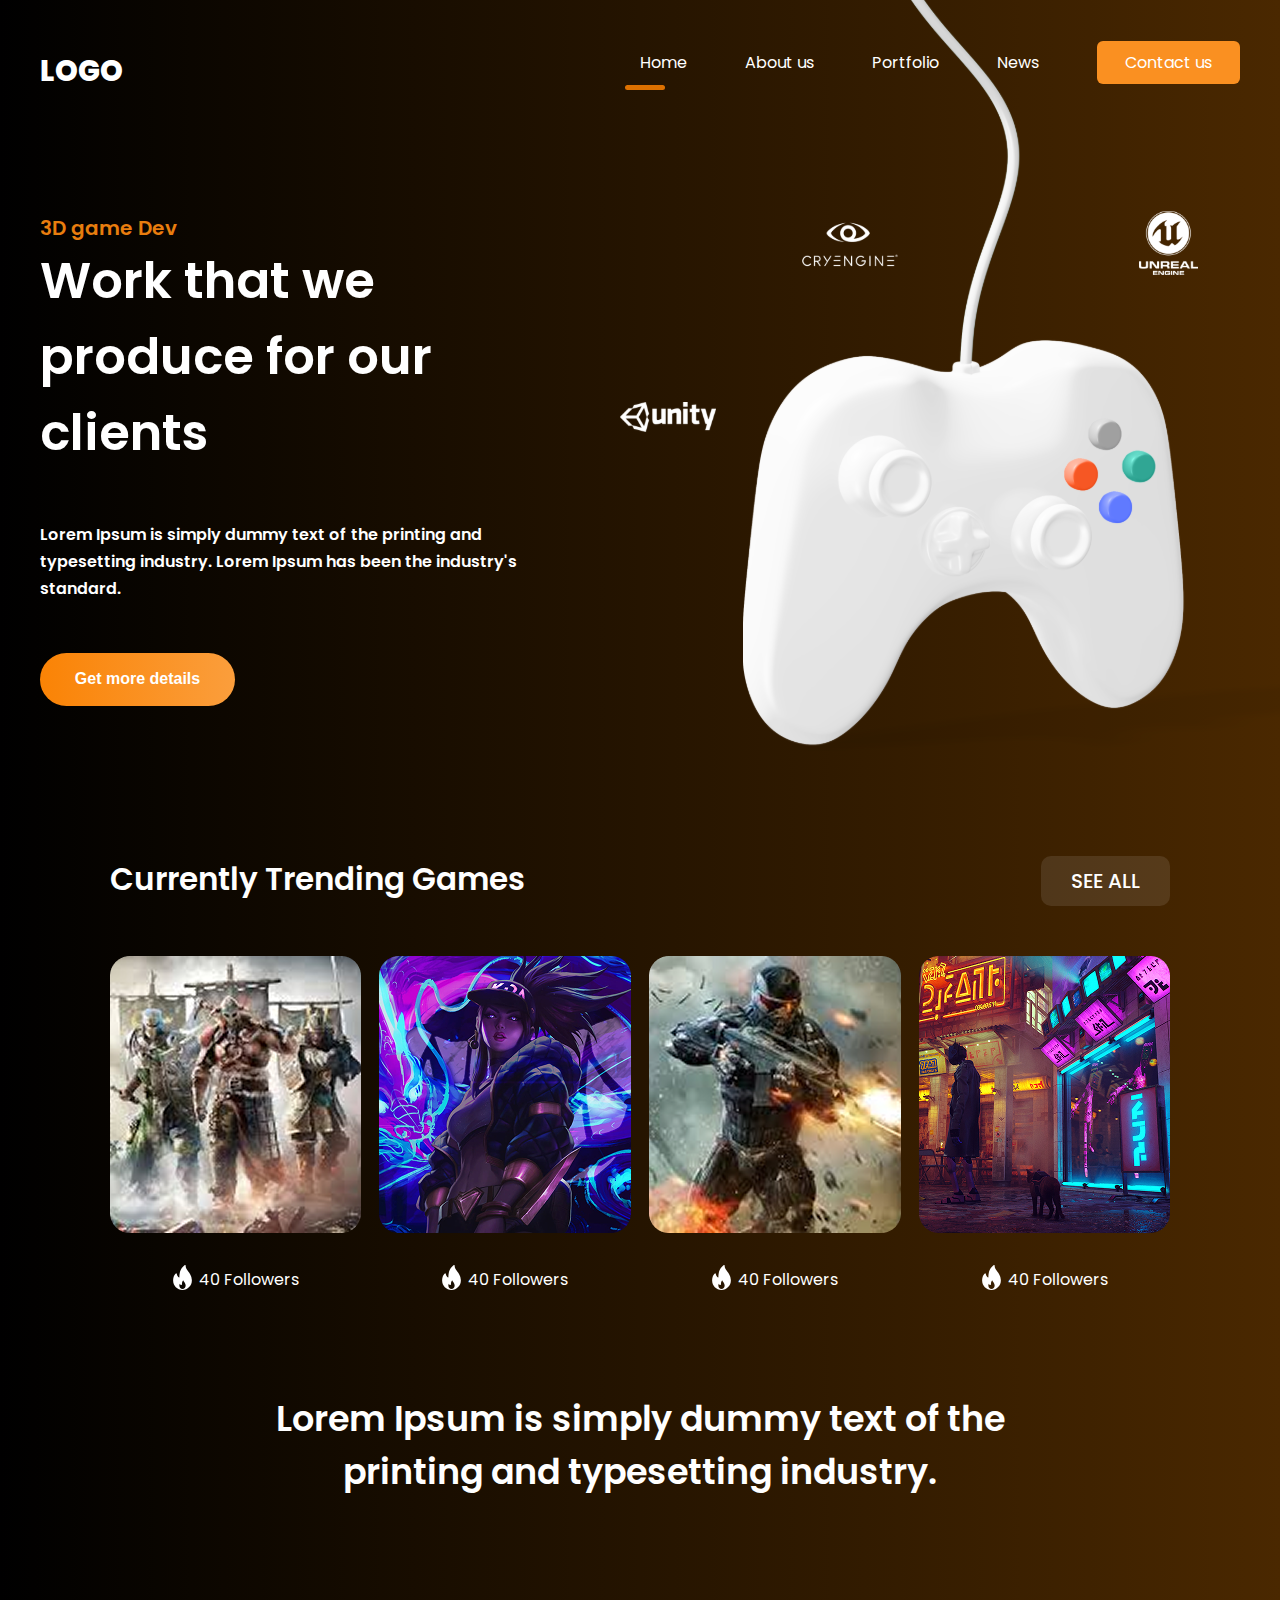
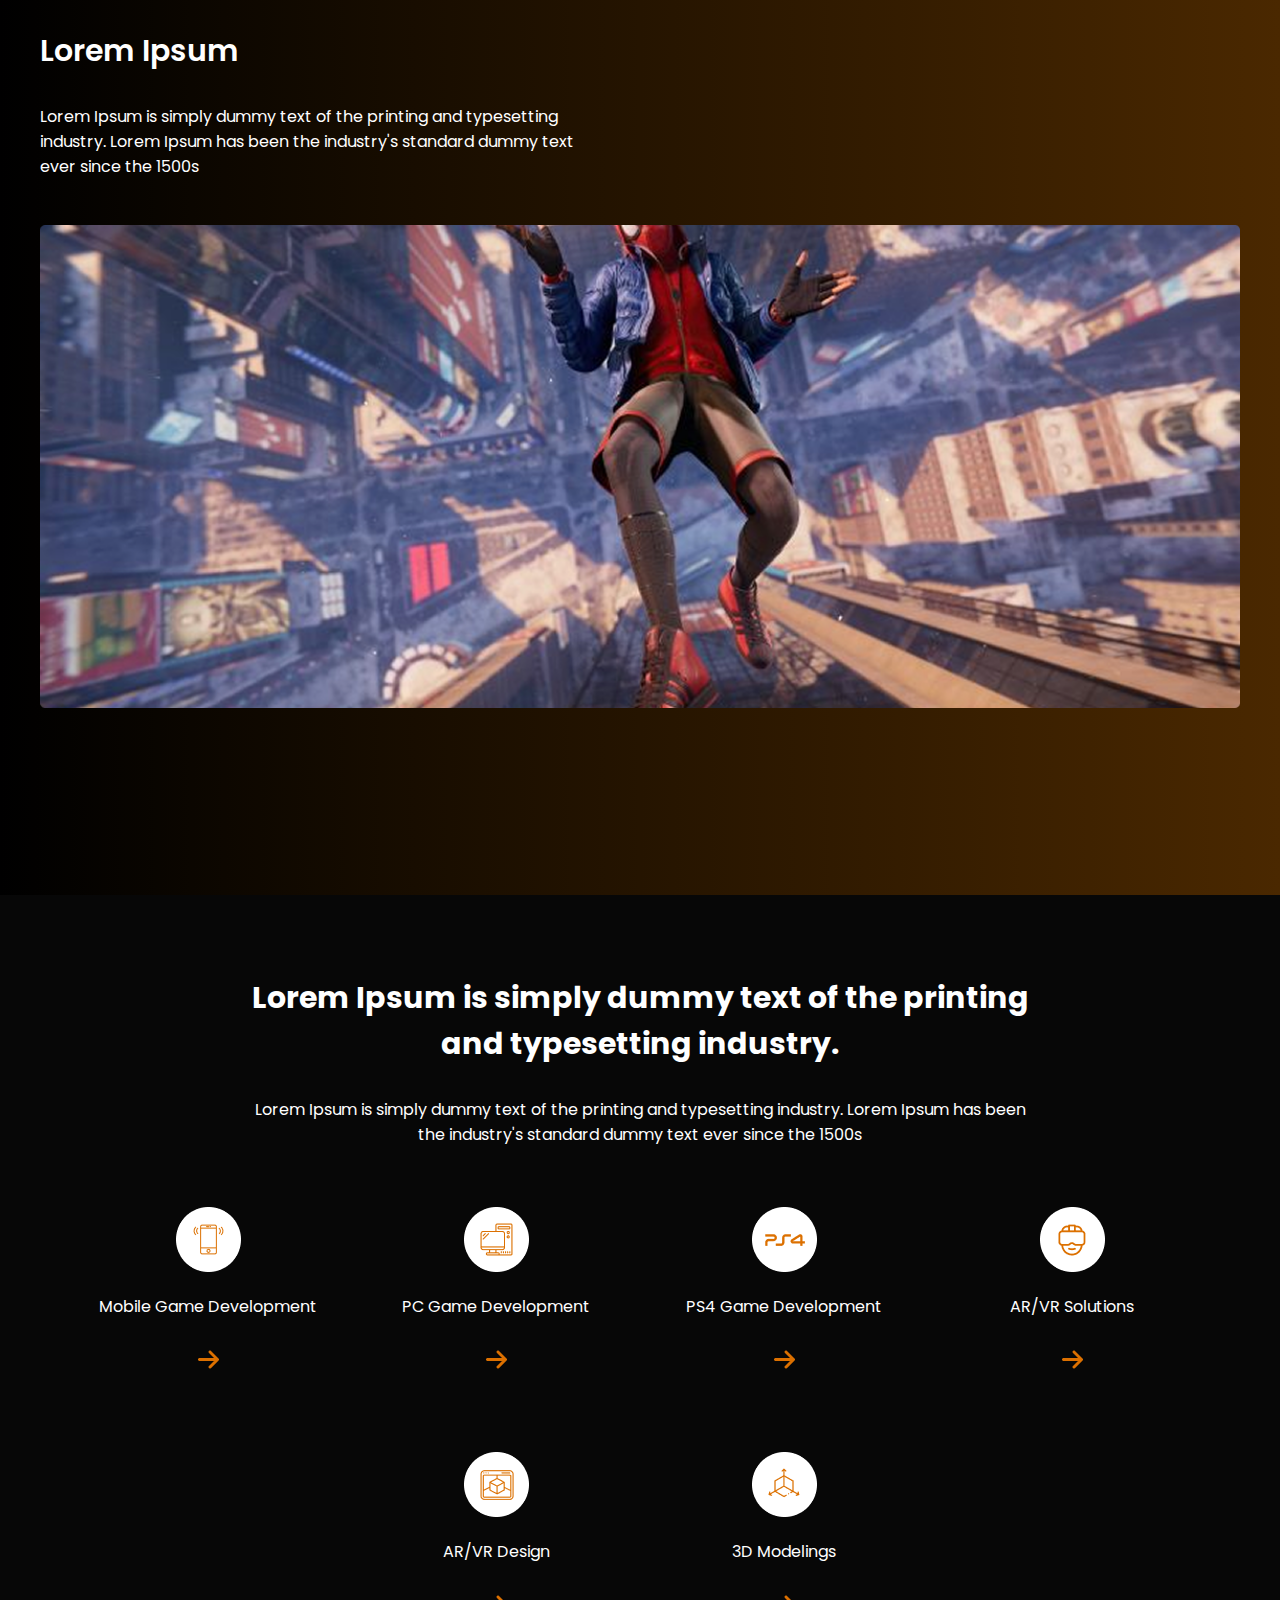
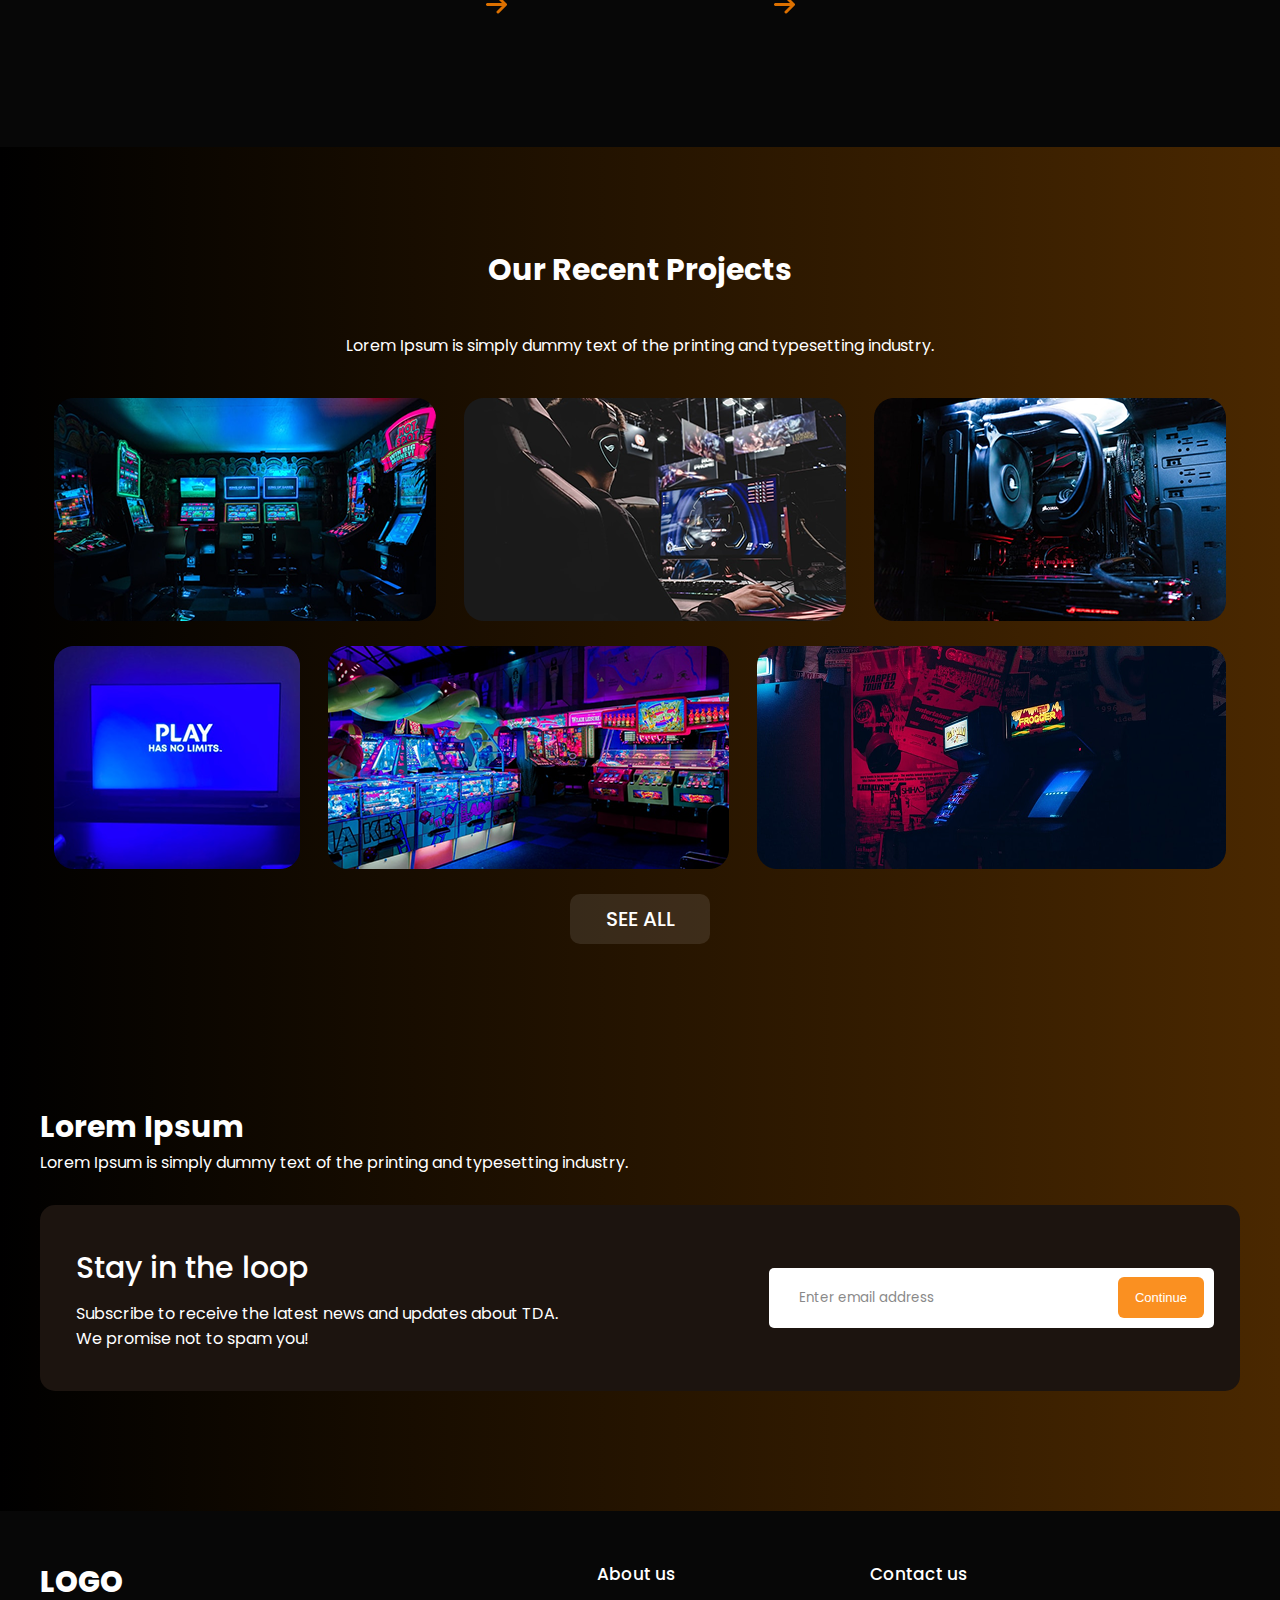
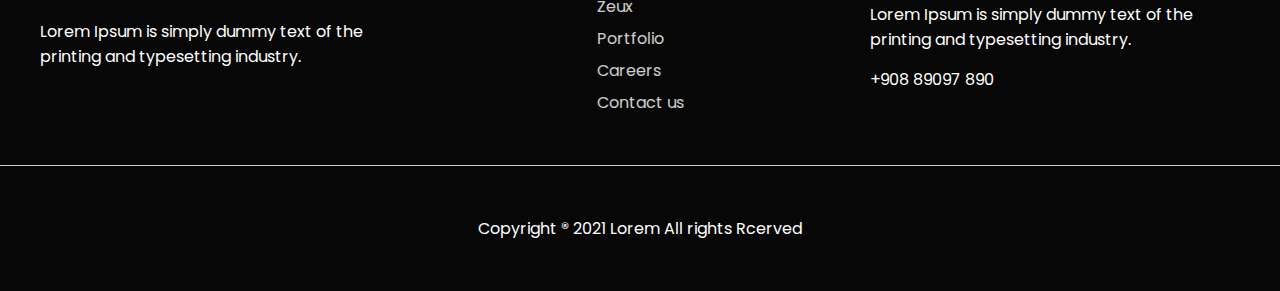
<file: index.html>
<!DOCTYPE html>
<html lang="en">
<head>
    <meta charset="UTF-8">
    <meta name="viewport" content="width=device-width, initial-scale=1.0">
    <title>Gaming Platform</title>
    <link rel="stylesheet" href="css/main.css">
</head>
<body>
 <div class="wrapper">
    <header class="container">
        <span class="logo">logo</span>
        <nav>
            <ul>
                <li class="active"><a href="/">Home</a></li>
                <li><a href="about.html">About us</a></li>
                <li><a href="#">Portfolio</a></li>
                <li><a href="#">News</a></li>
                <li class="btn"><a href="contacts.html">Contact us</a></li>
            </ul>
        </nav>
    </header>

    <div class="hero container">
        <div class="hero-info">
            <h2>3D game Dev</h2>
            <h1>Work that we produce for our clients</h1>
            <p>Lorem Ipsum is simply dummy text of the printing and typesetting industry. Lorem Ipsum has been the industry's standard.</p>
            <button class="btn">Get more details</button>
        </div>

        <img src="img/joystick.svg" alt="Joystick">
    </div>

    <div class="cotainer trending">
        <a href="#" class="see-all">SEE ALL</a>
        <h3>Currently Trending Games</h3>

        <div class="games">
            <div class="block">
                <img src="img/game1.png" alt="">
                <span><img src="img/icon.svg" alt="">40 Followers</span>
            </div>

            <div class="block">
                <img src="img/game2.png" alt="">
                <span><img src="img/icon.svg" alt="">40 Followers</span>
            </div>

            <div class="block">
                <img src="img/game3.png" alt="">
                <span><img src="img/icon.svg" alt="">40 Followers</span>
            </div>

            <div class="block">
                <img src="img/game4.png" alt="">
                <span><img src="img/icon.svg" alt="">40 Followers</span>
            </div>
        </div>
    </div>

    <div class="container big-text">
        <p>Lorem Ipsum is simply dummy text of the printing and typesetting industry.</p>
    </div>

    <div class="container banner">
        <h3>Lorem Ipsum</h3>
        <p>Lorem Ipsum is simply dummy text of the printing and typesetting industry. Lorem Ipsum has been the industry's standard dummy text ever since the 1500s</p>
        <img src="img/spider.png" alt="">
    </div>
 </div>

 <div class="features">
    <div class="container">
        <h3>Lorem Ipsum is simply dummy text of the printing and typesetting industry.</h3>
        <p>Lorem Ipsum is simply dummy text of the printing and typesetting industry. Lorem Ipsum has been the industry's standard dummy text ever since the 1500s</p>
        <div class="info">
            <div class="block">
                <img src="img/ft1.png" alt="">
                <p>Mobile Game Development</p>
                <img src="img/arrow 1.png" alt="">
            </div>
            <div class="block">
                <img src="img/ft2.png" alt="">
                <p>PC Game Development</p>
                <img src="img/arrow 1.png" alt="">
            </div>
            <div class="block">
                <img src="img/ft3.png" alt="">
                <p>PS4 Game Development</p>
                <img src="img/arrow 1.png" alt="">
            </div>
            <div class="block">
                <img src="img/ft4.png" alt="">
                <p>AR/VR Solutions</p>
                <img src="img/arrow 1.png" alt="">
            </div>
            <div class="block">
                <img src="img/ft5.png" alt="">
                <p>AR/VR Design</p>
                <img src="img/arrow 1.png" alt="">
            </div>
            <div class="block">
                <img src="img/ft6.png" alt="">
                <p>3D Modelings</p>
                <img src="img/arrow 1.png" alt="">
            </div>
        </div>
    </div>
 </div>

 <div class="wrapper">
    <div class="container projects">
        <h3>Our Recent Projects</h3>
        <p>Lorem Ipsum is simply dummy text of the printing and typesetting industry.</p>
        <div class="images">
            <img src="/img/img1.png" alt="">
            <img src="/img/img2.png" alt="">
            <img src="/img/img3.png" alt="">
        </div>
         <div class="images">
            <img src="/img/img4.png" alt="">
            <img src="/img/img5.png" alt="">
            <img src="/img/img6.png" alt="">
        </div>
        <a href="#" class="see-all">SEE ALL</a>
    </div>

    <div class="container email">
        <h3>Lorem Ipsum</h3>
        <p>Lorem Ipsum is simply dummy text of the printing and typesetting industry.</p>
        <div class="block">
            <div>
                <h4>Stay in the loop</h4>
                <p>Subscribe to receive the latest news and updates about TDA.<br> We promise not to spam you!</p>
            </div>
            <div>
                <input type="email" id="emailField" placeholder="Enter email address">
                <button onclick="checkEmail()">Continue</button>
            </div>
        </div>
    </div>
 </div>

 <footer>
    <div class="blocks container">
        <div>
            <span class="logo">LOGO</span>
            <p>Lorem Ipsum is simply dummy text of the printing and typesetting industry.</p>
        </div>
        <div>
            <h4>About us</h4>
            <ul>
                <li>Zeux</li>
                <li>Portfolio</li>
                <li>Careers</li>
                <li>Contact us</li>
            </ul>
        </div>
        <div>
            <h4>Contact us</h4>
            <p>Lorem Ipsum is simply dummy text of the printing and typesetting industry.</p>
            <p>+908 89097 890</p>
        </div>
    </div>
    <hr>
    <p>Copyright ® 2021 Lorem All rights Rcerved</p>
 </footer>

 <script>
    function checkEmail() {
        let email = document.querySelector ('#emailField').value;
        if(!email.includes('@')) alert('Must include @');
        else if(!email.includes('.')) alert('Must iclude .')
        else alert('All set!')
    }
 </script>
    
</body>
</html>
</file>
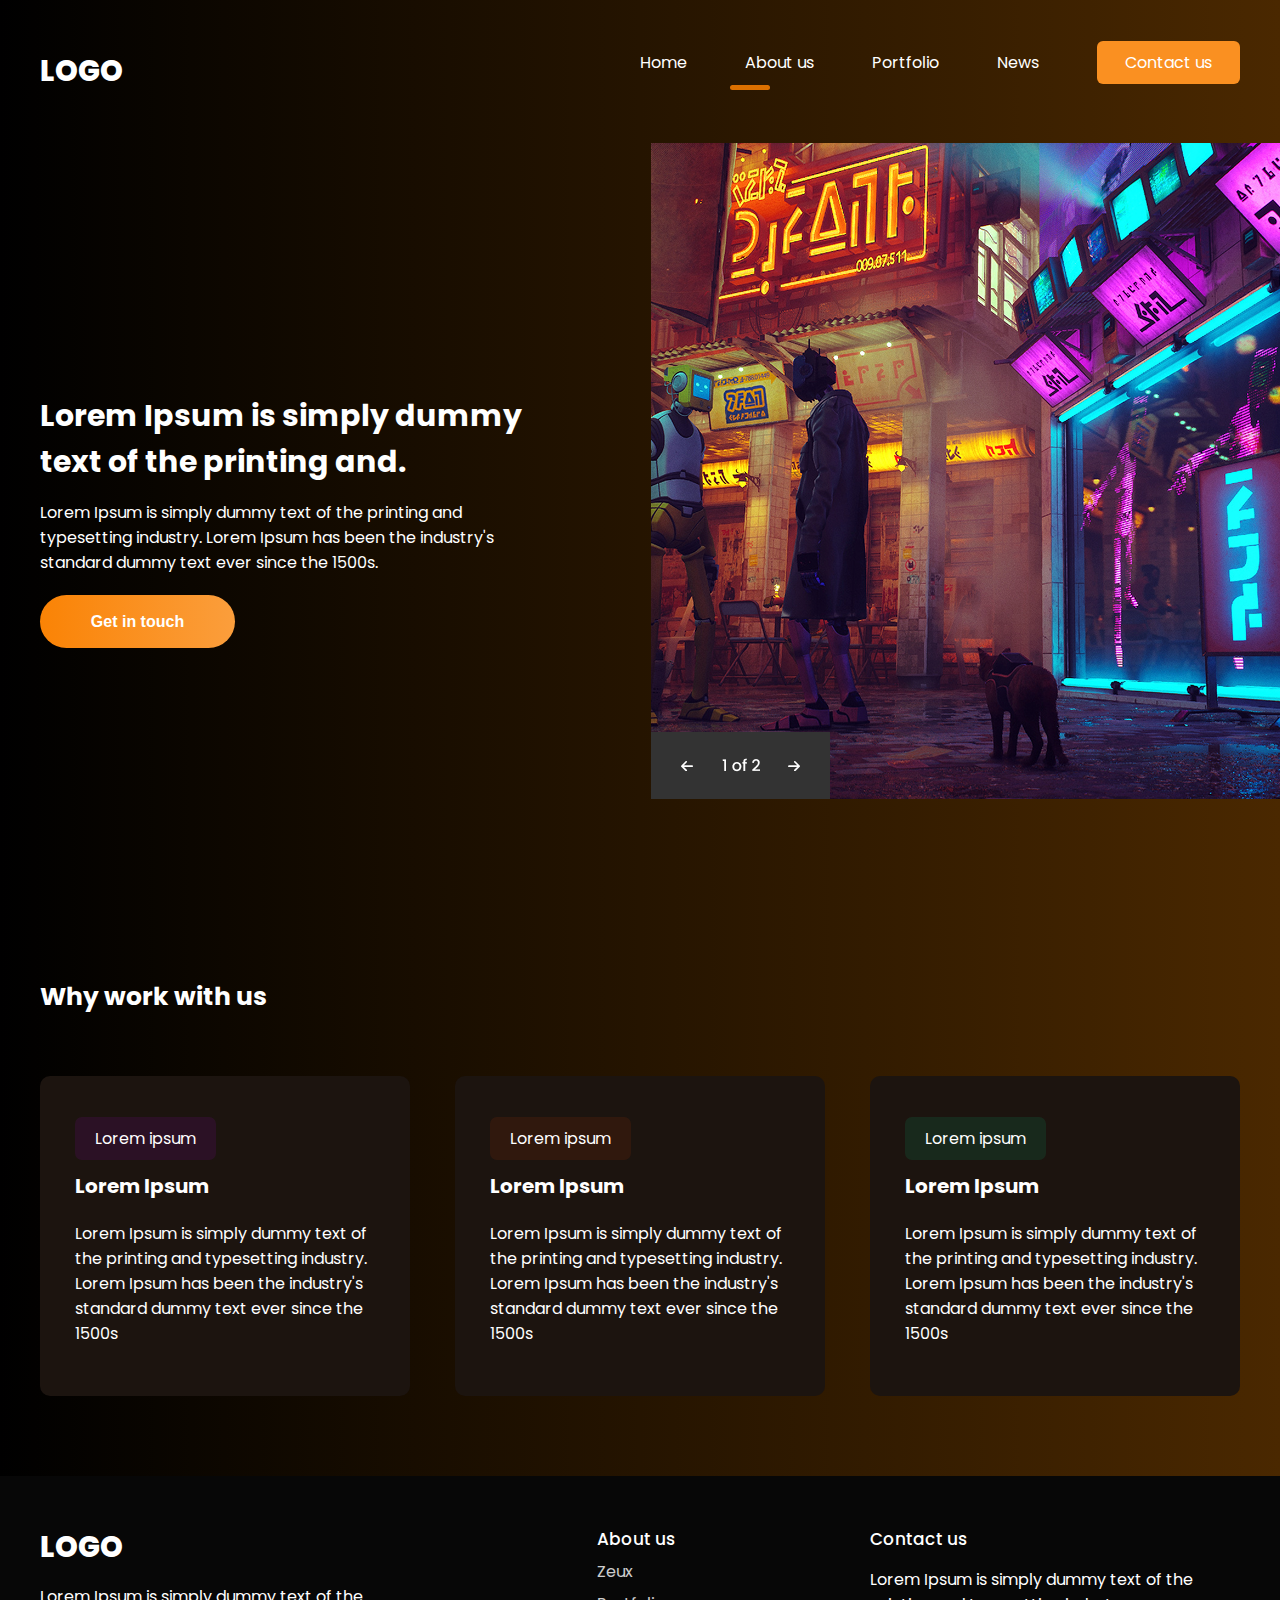
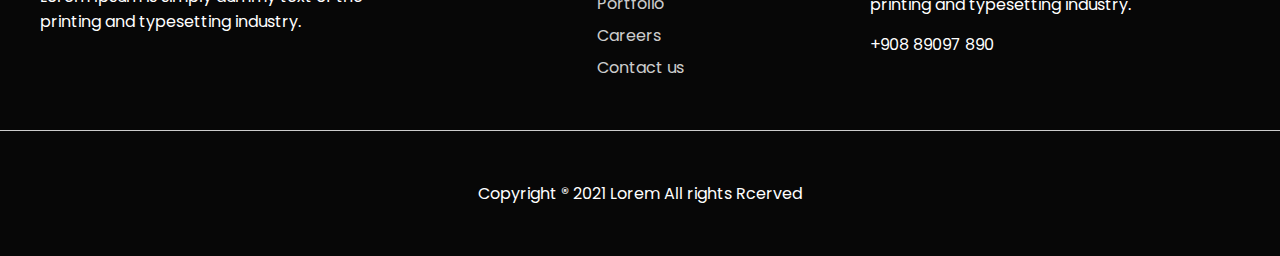
<file: about.html>
<!DOCTYPE html>
<html lang="en">
<head>
    <meta charset="UTF-8">
    <meta name="viewport" content="width=device-width, initial-scale=1.0">
    <title>Gaming Platform</title>
    <link rel="stylesheet" href="css/main.css">

</head>
<body>
 <div class="wrapper">
    <header class="container">
        <span class="logo">logo</span>
        <nav>
            <ul>
                <li><a href="/">Home</a></li>
                <li class="active"><a href="about.html">About us</a></li>
                <li><a href="#">Portfolio</a></li>
                <li><a href="#">News</a></li>
                <li class="btn"><a href="contacts.html">Contact us</a></li>
            </ul>
        </nav>
    </header>

    <div class="hero-about container">
        <div class="info">
            <h1>Lorem Ipsum is simply dummy text of the printing and.</h1>
            <p>Lorem Ipsum is simply dummy text of the printing and typesetting industry. Lorem Ipsum has been the industry's standard dummy text ever since the 1500s.</p>
            <button class="btn">Get in touch</button>
            <img src="img/hero-img.png" alt="">
        </div>
    </div>

    <div class="container work">
        <h2>Why work with us</h2>
        <div class="blocks">
            <div class="block">
                <span class="badge purple">Lorem ipsum</span>
                <h3>Lorem Ipsum</h3>
                <p>Lorem Ipsum is simply dummy text of the printing and typesetting industry. Lorem Ipsum has been the industry's standard dummy text ever since the 1500s</p>
            </div>
            <div class="block">
                <span class="badge brown">Lorem ipsum</span>
                <h3>Lorem Ipsum</h3>
                <p>Lorem Ipsum is simply dummy text of the printing and typesetting industry. Lorem Ipsum has been the industry's standard dummy text ever since the 1500s</p>
            </div>
            <div class="block">
                <span class="badge green">Lorem ipsum</span>
                <h3>Lorem Ipsum</h3>
                <p>Lorem Ipsum is simply dummy text of the printing and typesetting industry. Lorem Ipsum has been the industry's standard dummy text ever since the 1500s</p>
            </div>
        </div>
    </div>
 </div>
   
 <footer>
    <div class="blocks container">
        <div>
            <span class="logo">LOGO</span>
            <p>Lorem Ipsum is simply dummy text of the printing and typesetting industry.</p>
        </div>
        <div>
            <h4>About us</h4>
            <ul>
                <li>Zeux</li>
                <li>Portfolio</li>
                <li>Careers</li>
                <li>Contact us</li>
            </ul>
        </div>
        <div>
            <h4>Contact us</h4>
            <p>Lorem Ipsum is simply dummy text of the printing and typesetting industry.</p>
            <p>+908 89097 890</p>
        </div>
    </div>
    <hr>
    <p>Copyright ® 2021 Lorem All rights Rcerved</p>
 </footer>
    
</body>
</html>
</file>
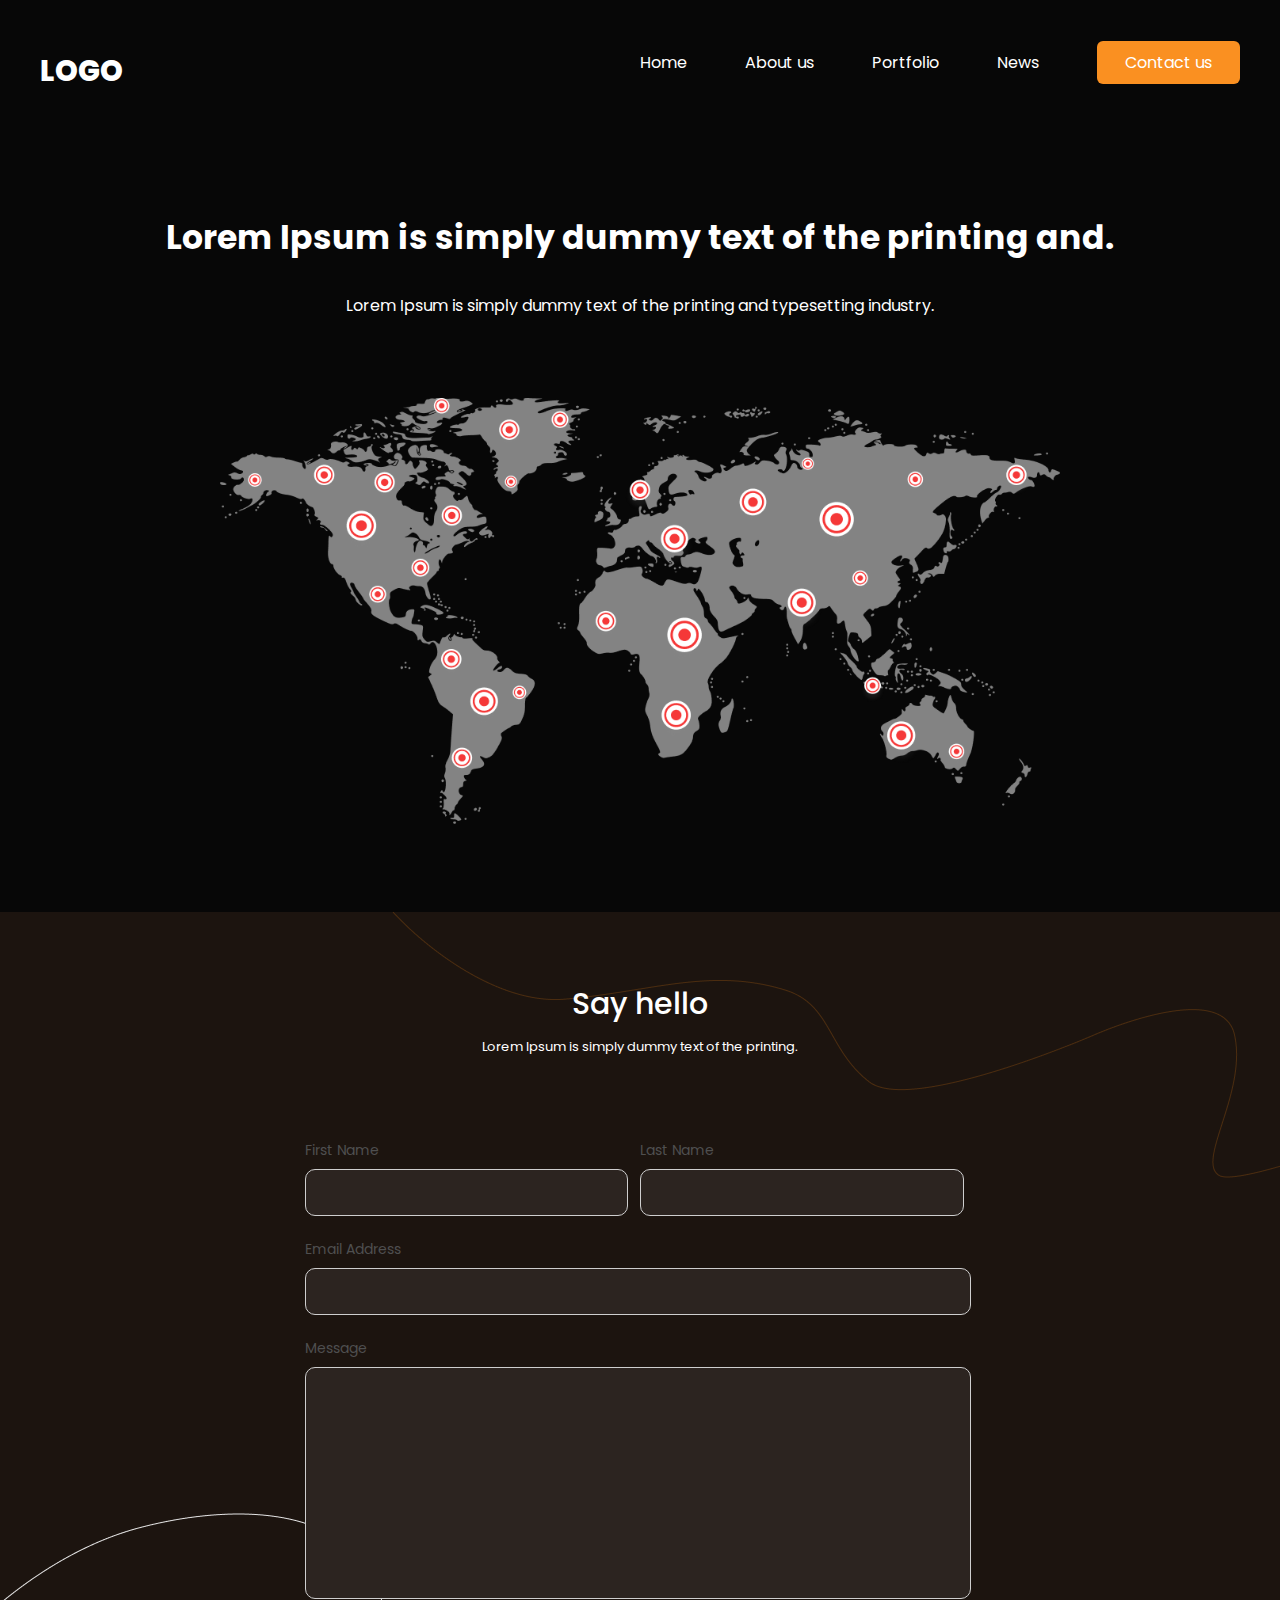
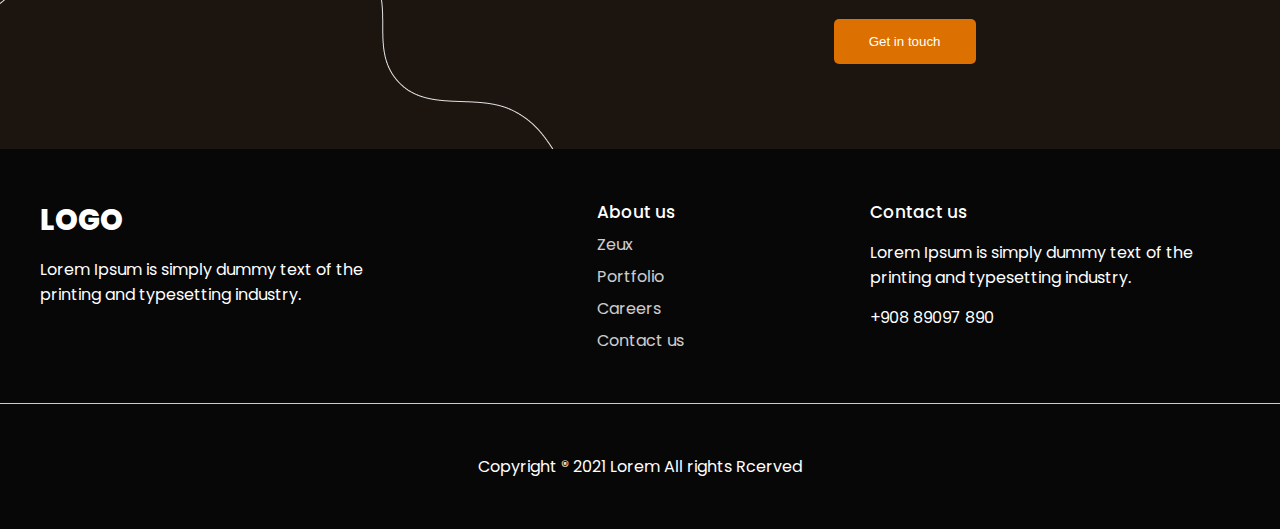
<file: contacts.html>
<!DOCTYPE html>
<html lang="en">
<head>
    <meta charset="UTF-8">
    <meta name="viewport" content="width=device-width, initial-scale=1.0">
    <title>Gaming Platform</title>
    <link rel="stylesheet" href="css/main.css">
</head>
<body>
 <header class="container">
        <span class="logo">logo</span>
        <nav>
            <ul>
                <li><a href="/">Home</a></li>
                <li><a href="about.html">About us</a></li>
                <li><a href="#">Portfolio</a></li>
                <li><a href="#">News</a></li>
                <li class="btn"><a href="contacts.html">Contact us</a></li>
            </ul>
        </nav>
 </header>

 <div class="container hero-contacts">
    <h1>Lorem Ipsum is simply dummy text of the printing and.</h1>
    <p>Lorem Ipsum is simply dummy text of the printing and typesetting industry.</p>
    <img src="/img/global.png" alt="">
 </div>

 <div class="feedback">
    <div class="container">
        <h2>Say hello</h2>
        <p>Lorem Ipsum is simply dummy text of the printing.</p>

        <form>
            <div class="inline">
                <div>
                    <label>First Name</label>
                    <input type="text">
                </div>
               
                <div>
                    <label>Last Name</label>
                    <input type="text">
                </div>
            </div>
                
            <label>Email Address</label>
            <input type="email" class="one-line">

            <label>Message</label>
            <textarea class="one-line"></textarea>

            <button type="button">Get in touch</button>
        </form>
    </div>
 </div>

   
 <footer>
    <div class="blocks container">
        <div>
            <span class="logo">LOGO</span>
            <p>Lorem Ipsum is simply dummy text of the printing and typesetting industry.</p>
        </div>
        <div>
            <h4>About us</h4>
            <ul>
                <li>Zeux</li>
                <li>Portfolio</li>
                <li>Careers</li>
                <li>Contact us</li>
            </ul>
        </div>
        <div>
            <h4>Contact us</h4>
            <p>Lorem Ipsum is simply dummy text of the printing and typesetting industry.</p>
            <p>+908 89097 890</p>
        </div>
    </div>
    <hr>
    <p>Copyright ® 2021 Lorem All rights Rcerved</p>
 </footer>
    
</body>
</html>
</file>
<file: css/main.css>
@import url('https://fonts.googleapis.com/css2?family=Poppins:ital,wght@0,100;0,200;0,300;0,400;0,500;0,600;0,700;0,800;0,900;1,100;1,200;1,300;1,400;1,500;1,600;1,700;1,800;1,900&display=swap');

* {
    margin: 0;
    padding: 0;
}

body {
    font-family: "Poppins", sans-serif;
    font-weight: 400;
    color: #fff;
    background: #070707;
}

a {
    text-decoration: none;
}

img {
    max-width: 100%;
}

.wrapper {
    background: linear-gradient(90deg,rgba(0, 0, 0, 1) 0%, rgba(74, 40, 0, 1) 100%);
    width: 100%;
    overflow-x: hidden;
}

.container {
    width: 1200px;
    margin: 0 auto;
}

header {
    padding: 50px 0;
}

header .logo, 
footer .blocks .logo {
    text-transform: uppercase;
    font-size: 29px;
    font-weight: 800;
}

header nav {
    float: right;
    width: 50%;
}

header nav ul {
    list-style: none;
    display: flex;
    justify-content: space-between;
    z-index: 2;
    position: relative;
}

header nav ul li {
    display: inline-block;
}

header nav ul li a {
    color: #fff;
}

header nav ul li.active::after {
    content: '';
    display: block;
    width: 40px;
    height: 5px;
    background: #DC7000;
    border-radius: 10px;
    position: relative;
    top: 10px;
    left: -15px;
}

header nav ul li:not(.active):not(.btn) a:hover {
    border-bottom: 5px solid #DC7000;
}

header nav ul li.btn a, .email .block button {
    background: #FA9021;
    padding: 10px 28px;
    border-radius: 6px;
    transition: all 0.4s ease;
}

header nav ul li.btn a:hover, .email .block button:hover {
    background: #b86003;
}

.hero {
    padding-bottom: 100px;
    position: relative;
    z-index: 1;
    position: relative;
}

.hero-info {
    width: 530px;
    padding-top: 70px;
}

.hero-info h2 {
    color: #E87D0E;
    font-size: 20px;
    font-weight: 600;
}

.hero-info h1 {
    color: #fff;
    font-size: 50px;
    font-weight: 600;
    margin-bottom: 26px;
}

.hero-info p {
    color: #fff;
    font-size: 16px;
    font-weight: 600;
    margin: 50px 0;
    line-height: 170%;
}

.hero-info .btn, .hero-about .info .btn {
    color: #fff;
    font-size: 16px;
    font-weight: 600;
    padding: 15px 30px;
    background: linear-gradient(90deg,rgba(250, 131, 5, 1) 0%, rgba(251, 158, 60, 1) 100%);
    width: 195px;
    height: 53px;
    border-radius: 40px;
    border: 0;
    transition: all 0.4s ease;
}

.hero-info .btn:hover, .hero-about .info .btn:hover {
    cursor: pointer;
    transform: scale(1.1);
}

.hero img {
    position: absolute;
    top: -150px;
    right: 0;
    left: 580px;
}

/* GAMES */

.trending {
    padding-top: 50px;
    padding-left: 110px;
    padding-right: 110px;
}

.trending h3 {
    font-weight: 600;
    font-size: 31px;
}

.trending .see-all, .projects .see-all {
    color: #fff;
    font-weight: 500;
    font-size: 20px;
    padding: 10px 30px;
    border-radius: 10px;
    background: rgba(255, 255, 255, 0.1);
    float: right;
    display: block;
    transition: all 0.4s ease;
}

.trending .see-all:hover, .projects .see-all:hover {
    transform: scale(1.1);
}

.trending .games {
    display: flex;
    justify-content: space-between;
    width: 100%;
    padding: 50px 0;
}

.trending .games span {
    display: block;
    text-align: center;
    margin-top: 20px;
}

.trending .games span img {
    position: relative;
    top: 5px;
    margin-right: 7px;
}

.big-text {
    padding: 50px 0;
    font-size: 35px;
    font-weight: 600;
    text-align: center;
    width: 800px;
}

.banner {
    padding: 80px 0;
}

.banner h3 {
    font-size: 30px;
    font-weight: 600;
    margin-bottom: 30px;
}

.banner p {
    font-size: 16px;
    font-weight: 400;
    width: 545px;
    margin-bottom: 46px;
}

.banner img {
    width: 100%;
    margin-bottom: 100px;
}

/* FEATURES */

.features {
    background: url(/img/bg.png) no-repeat center center fixed;
    background-size: cover;
    padding: 80px 0;
}

.features h3,
.features p {
    margin-bottom: 30px;
    text-align: center;
    max-width: 800px;
    margin-left: auto;
    margin-right: auto;
}

.features h3 {
    font-size: 30px;
}

.features .info {
    display: flex;
    justify-content: center;
    flex-wrap: wrap;
}

.features .info .block {
    text-align: center;
    width: 20%;
    margin: 30px 2%;
}

.features .info .block img {
    margin-bottom: 15px;
}

/* PROJECTS */

.projects {
    padding: 100px 0;
}

.projects h3 {
    font-size: 30px;
    text-align: center;
}

.projects p {
    margin: 40px 0;
    text-align: center;
}

.projects .images {
    display: flex;
    justify-content: space-around;
    margin-bottom: 25px;
}

.projects .see-all {
    float: none;
    width: 80px;
    text-align: center;
    margin: 0 auto;
}

/* EMAIL */

.email {
    padding-bottom: 120px;
}

.email h3 {
    margin-top: 60px;
    font-size: 30px;
}

.email .block {
    background-color: #1C140F;
    width: 94%;
    border-radius: 15px;
    margin-top: 30px;
    padding: 40px 3%;
    display: flex;
    justify-content: space-between;
    align-items: center;
}

.email .block h4 {
    font-size: 30px;
    font-weight: 500;
    margin-bottom: 10px;
}

.email .block p {
    width: 500px;
}

.email .block input {
    background: #fff;
    outline: none;
    border: 0;
    border-radius: 5px;
    width: 385px;
    font-family: "Poppins", sans-serif;
    font-weight: 400;
    padding: 20px 30px;
    position: relative;
    right: -100px;
    z-index: 1;
    padding-right: -120px;
}

.email .block input::placeholder {
    color: #898989;
}

.email .block button {
    cursor: pointer;
    border: none;
    color: #fff;
    font-size: 13px;
    font-weight: 500;
    padding: 13px 17px;
    position: relative;
    z-index: 2;
}

/* ABOUT */

.hero-about {
    position: relative;
}

.hero-about .info {
    width: 500px;
    padding: 250px 0;
}

.hero-about .info h1 {
    margin-bottom: 15px;
    font-size: 30px;
}

.hero-about .info .btn {
    margin-top: 20px;
}

.hero-about img {
    position: absolute;
    right: -150px;
    top: 0;
}

.work {
    padding: 80px 0;
}

.work h2 {
    font-size: 25px;
    margin-bottom: 60px;
}

.work .blocks {
    display: flex;
    justify-content: space-between;
}

.work .blocks .block {
    width: 25%;
    border-radius: 10px;
    padding: 50px 35px;
    background: #1C140F;
}

.work .blocks .block h3 {
    font-size: 20px;
    margin: 20px 0;
}

.work .blocks .block .badge {
    border-radius: 7px;
    padding: 10px 20px;
}

.work .blocks .block .badge.purple {
    background: rgba(176, 0, 220, 0.11);
}

.work .blocks .block .badge.brown {
    background: rgba(220, 66, 0, 0.11);
}

.work .blocks .block .badge.green {
    background: rgba(0, 220, 141, 0.11);
}

/* CONTACTS */

.hero-contacts h1 {
    text-align: center;
    margin-top: 70px;
    margin-bottom: 30px;
    font-size: 33px;
}

.hero-contacts p {
    font-size: 16px;
    text-align: center;
}

.hero-contacts img {
    width: 70%;
    margin: 80px 15%;
}

.feedback {
    padding: 70px 0;
    background: url(/img/feedback.png);
    background-repeat: no-repeat;
}

.feedback h2 {
    text-align: center;
    font-weight: 500;
    font-size: 30px;
}

.feedback p {
    text-align: center;
    margin-top: 10px;
    font-size: 13px;
}

.feedback form {
    margin: 80px auto;
    width: 671px;
}

.feedback form .inline {
    display: flex;
    justify-content: space-between;
}

.feedback form .inline > div {
    width: 50%;
}

.feedback form label {
    color: #4F4F4F;
    font-size: 14px;
}

.feedback form input, 
.feedback form textarea {
    background: #2C2420;
    border-radius: 10px;
    border: 0.6px solid #CECECE;
    display: block;
    width: 90%;
    padding: 15px 10px;
    outline: none;
    color: #fff;
    margin-top: 7px;
    margin-bottom: 20px;
}

.feedback form .one-line {
    width: 96%;
}

.feedback form textarea {
    resize: none;
    height: 200px;
}

.feedback form button {
    background:#DC7000;
    color: #fff;
    border-radius: 5px;
    border: 0;
    float: right;
    cursor: pointer;
    padding: 15px 35px;
    transition: all 500ms ease;
}

.feedback form button:hover {
    background: #b86003;
}


/* FOOTER */

footer {
    background: #070707;
    padding: 50px 0;
}

footer .blocks {
    display: flex;
    justify-content: space-between;
}

footer .blocks p {
    width: 370px;
    margin: 15px 0;
}

footer .blocks h4 {
    font-weight: 500;
    font-size: 17px;
}

footer .blocks ul {
    list-style: none;
}

footer .blocks ul li {
    margin-top: 7px;
    opacity: 0.8;
}

footer hr {
    margin: 50px 0;
    border: 0;
    height: 0.6px;
    background: #ccc;
}

footer>p {
    text-align: center;
}
</file>
